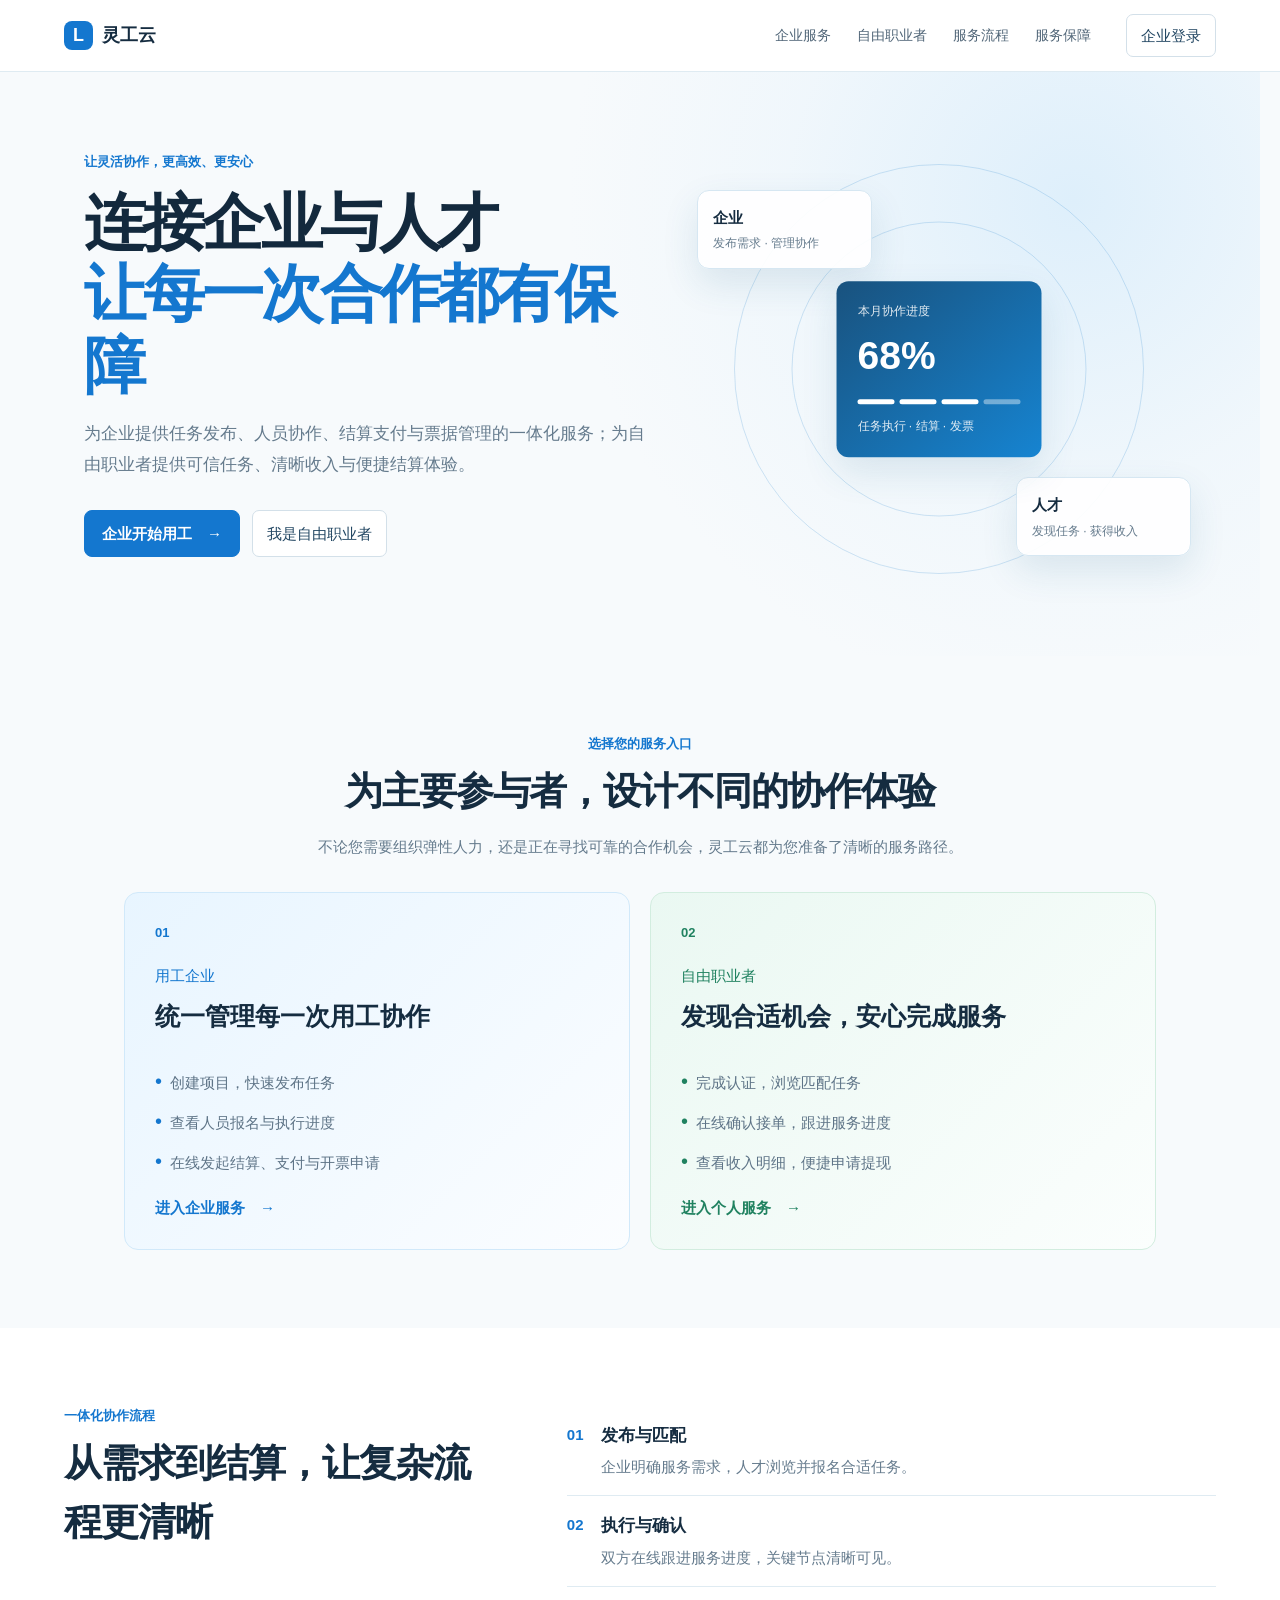
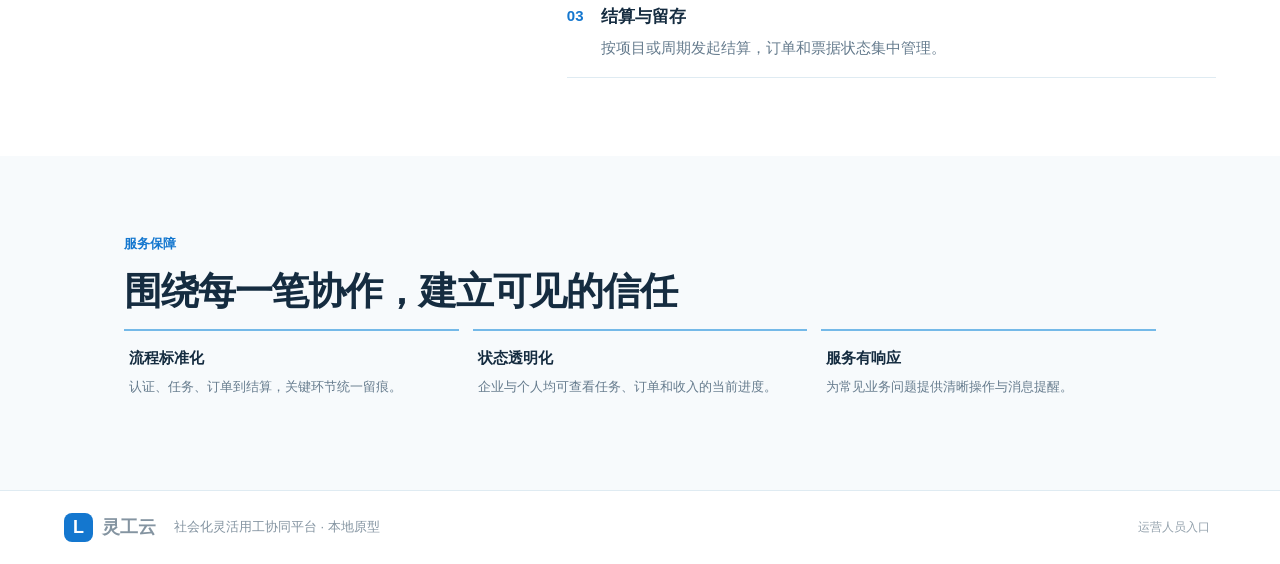
<file: index.html>
<!doctype html>
<html lang="zh-CN">
<head>
  <meta charset="utf-8">
  <meta name="viewport" content="width=device-width, initial-scale=1">
  <title>灵工云｜社会化灵活用工协同平台</title>
  <link rel="stylesheet" href="src/shared/tokens/design-tokens.css">
  <style>
    :root{--ink:#152c40;--muted:#657b8d;--line:#dfebf2;--blue:#1477cf;--deep:#0d2b44;--bg:#f7fafc;--card:#fff;--green:#208260}*{box-sizing:border-box}body{margin:0;background:var(--bg);color:var(--ink);font:15px/1.55 -apple-system,BlinkMacSystemFont,"PingFang SC","Microsoft YaHei",sans-serif}button,input,select,textarea{font:inherit}button{cursor:pointer}.hidden{display:none!important}.brand{display:flex;align-items:center;gap:9px;font-weight:650;font-size:18px}.mark{display:grid;place-items:center;width:29px;height:29px;border-radius:8px;background:var(--blue);color:#fff}.home{min-height:100vh}.home-nav{height:72px;padding:0 max(5vw,28px);display:flex;align-items:center;gap:35px;background:#fff;border-bottom:1px solid var(--line)}.home-nav nav{display:flex;gap:26px;margin-left:auto}.home-nav a{color:#526779;text-decoration:none;font-size:14px}.nav-btn,.secondary{border:1px solid #d3e0e9;border-radius:7px;padding:9px 14px;background:#fff;color:#234763}.hero{display:grid;grid-template-columns:1.05fr .95fr;gap:30px;max-width:1240px;margin:auto;padding:80px max(5vw,28px) 70px;background:radial-gradient(circle at 85% 22%,#deeffb 0,rgba(222,239,251,.28) 25%,transparent 44%)}.eyebrow{color:var(--blue);font-weight:600;font-size:13px}.hero h1{font-size:clamp(40px,5vw,62px);letter-spacing:-.05em;line-height:1.15;margin:15px 0;color:#13293d}.hero h1 em{font-style:normal;color:var(--blue)}.hero p{max-width:570px;color:var(--muted);font-size:17px;line-height:1.85}.btn-row{display:flex;gap:12px;margin:29px 0}.primary{border:1px solid var(--blue);background:var(--blue);color:#fff;border-radius:8px;padding:11px 17px;font-weight:600}.hero-visual{position:relative;min-height:335px}.ring{position:absolute;border:1px solid rgba(38,128,202,.2);border-radius:50%;left:50%;top:50%;transform:translate(-50%,-50%)}.r1{width:295px;height:295px}.r2{width:410px;height:410px}.chip,.progress{position:absolute;background:rgba(255,255,255,.93);border:1px solid #d6e7f2;border-radius:12px;box-shadow:0 15px 36px rgba(37,95,135,.12)}.chip{padding:15px;width:175px}.chip b,.chip small{display:block}.chip small{color:var(--muted);font-size:12px;margin-top:5px}.c1{top:38px;left:15px}.c2{right:5px;bottom:30px}.progress{width:205px;left:50%;top:50%;transform:translate(-50%,-50%);padding:21px;color:#fff;background:linear-gradient(140deg,#19527e,#1684d1);border:0}.progress span,.progress small{display:block;font-size:12px;opacity:.88}.progress strong{display:block;font-size:39px;margin:5px 0}.bar{display:flex;gap:5px;margin:13px 0}.bar i{height:5px;flex:1;border-radius:5px;background:rgba(255,255,255,.4)}.bar i:nth-child(-n+3){background:#fff}.section{max-width:1160px;padding:78px max(5vw,28px);margin:auto}.center{text-align:center}.section h2{margin:8px 0;font-size:clamp(27px,3vw,38px);letter-spacing:-.03em}.intro{max-width:650px;margin:14px auto 34px;color:var(--muted)}.role-grid{display:grid;grid-template-columns:repeat(2,1fr);gap:20px;text-align:left}.role-card{padding:30px;border-radius:14px;min-height:330px;display:flex;flex-direction:column}.enterprise{background:linear-gradient(135deg,#e8f5ff,#fbfdff);border:1px solid #d1e9fa}.worker{background:linear-gradient(135deg,#eaf8f2,#fbfefd);border:1px solid #d2eddf}.role-card .num{font-weight:700;color:var(--blue);font-size:13px}.worker .num{color:var(--green)}.role-card h3{font-size:25px;margin:10px 0}.role-card p{color:var(--blue);margin:20px 0 0}.worker p{color:var(--green)}.role-card ul{padding:0;list-style:none;color:#5e7487;line-height:2}.role-card li:before{content:"•";color:var(--blue);font-size:20px;margin-right:8px}.worker li:before{color:var(--green)}.text-btn{margin-top:auto;border:0;background:transparent;padding:0;color:var(--blue);font-weight:650;text-align:left}.worker .text-btn{color:var(--green)}.workflow{display:grid;grid-template-columns:.8fr 1.2fr;gap:70px;background:#fff;max-width:none;padding-left:max(calc((100vw - 1160px)/2),5vw);padding-right:max(calc((100vw - 1160px)/2),5vw)}.steps article{display:flex;gap:18px;padding:17px 0;border-bottom:1px solid var(--line)}.steps b{color:var(--blue)}.steps h3{margin:0 0 6px;font-size:17px}.steps p{margin:0;color:var(--muted)}.assurance{display:grid;grid-template-columns:repeat(3,1fr);gap:14px}.assurance article{border-top:2px solid #74b9e8;padding:15px 5px}.assurance b,.assurance span{display:block}.assurance span{font-size:13px;color:var(--muted);margin-top:8px}.footer{display:flex;align-items:center;gap:18px;padding:22px max(5vw,28px);border-top:1px solid var(--line);background:#fff;color:#8494a1;font-size:13px}.internal{margin-left:auto;border:0;background:none;color:#93a1ac;font-size:12px}
    .app{min-height:100vh}.top{height:68px;background:#fff;border-bottom:1px solid var(--line);display:flex;align-items:center;padding:0 28px;gap:16px}.tag{margin-left:auto;color:var(--muted);font-size:13px}.back{border:0;background:none;color:var(--blue)}.layout{display:grid;grid-template-columns:190px 1fr}.side{background:var(--deep);min-height:calc(100vh - 68px);padding:20px 13px}.side p{color:#a8c3d6;font-size:13px;margin:0 9px 12px}.side button{display:block;width:100%;border:0;border-radius:7px;padding:10px;background:transparent;color:#cedce6;text-align:left;margin-bottom:3px}.side button.active,.side button:hover{background:#214764;color:#fff}.main{max-width:1180px;width:100%;padding:26px 32px}.crumb{color:var(--muted);font-size:13px}.heading{display:flex;justify-content:space-between;gap:15px;align-items:start}.heading h1{font-size:28px;margin:5px 0}.heading p{margin:0;color:var(--muted)}.metrics,.actions,.jobs{display:grid;grid-template-columns:repeat(3,1fr);gap:14px;margin-top:24px}.metric,.action,.job{border:1px solid var(--line);border-radius:10px;background:var(--card);padding:17px;text-align:left}.metric span,.metric small,.action small{display:block;color:var(--muted);font-size:13px}.metric strong{display:block;font-size:28px;margin:7px 0}.action:hover,.metric:hover,.job:hover{border-color:var(--blue)}.action b{display:block;margin:8px 0}.tabs{display:flex;gap:20px;border-bottom:1px solid var(--line);margin:24px 0 15px}.tabs button{padding:9px 0;border:0;background:none;color:var(--muted)}.tabs .selected{color:var(--blue);border-bottom:2px solid var(--blue)}.table{overflow:auto;border:1px solid var(--line);border-radius:10px;background:#fff}.table table{min-width:680px;width:100%;border-collapse:collapse;text-align:left}.table th,.table td{padding:13px 15px;border-bottom:1px solid var(--line);font-size:14px}.table th{background:#f7fafc;color:var(--muted);font-weight:500}.state{display:inline-block;padding:3px 8px;border-radius:99px;background:#e9f5ff;color:var(--blue);font-size:12px}.link{border:0;background:none;color:var(--blue);padding:0}.card,.form{max-width:780px;margin-top:24px;padding:22px;border:1px solid var(--line);border-radius:10px;background:#fff}.card h2,.form h2{margin:0 0 16px;font-size:18px}.row{display:flex;justify-content:space-between;padding:11px 0;border-top:1px solid var(--line);gap:15px}.row span{color:var(--muted)}.form-grid{display:grid;grid-template-columns:repeat(2,1fr);gap:15px}.form label{font-size:14px}.form input,.form select,.form textarea{margin-top:6px;width:100%;padding:9px;border:1px solid var(--line);border-radius:7px}.wide{grid-column:span 2}.form-foot{display:flex;justify-content:flex-end;margin-top:20px}.toast{position:fixed;bottom:22px;left:50%;transform:translateX(-50%);background:#183249;color:#fff;padding:10px 15px;border-radius:8px}
    @media(max-width:760px){.home-nav{height:63px;padding:0 20px}.home-nav nav{display:none}.nav-btn{margin-left:auto}.hero{grid-template-columns:1fr;padding:48px 22px}.hero h1{font-size:40px}.hero p{font-size:15px}.hero-visual{min-height:265px;transform:scale(.88);margin:-10px auto -25px}.role-grid,.workflow,.assurance,.metrics,.actions,.jobs,.form-grid{grid-template-columns:1fr}.section{padding:60px 22px}.workflow{padding:60px 22px;gap:28px}.footer{padding:18px 22px}.footer>span{display:none}.layout{grid-template-columns:1fr}.side{min-height:0;display:flex;overflow:auto;padding:9px}.side p{display:none}.side button{width:auto;white-space:nowrap;margin:0}.main{padding:21px 18px}.heading{flex-direction:column}.form .wide{grid-column:span 1}.top{padding:0 18px}.tag{display:none}.role-card{min-height:290px}}
  </style>
</head>
<body>
<div id="root"></div>
<script>
  const root=document.getElementById('root');let role=null,view='dashboard',toast='';
  const menus={enterprise:[['dashboard','工作台'],['register','开户注册'],['auth','企业认证'],['projects','项目管理'],['tasks','任务管理'],['workers','零客管理'],['orders','订单中心'],['finance','财务管理']],worker:[['home','首页'],['login','登录 / 注册'],['verify','实名认证'],['bank','我的银行卡'],['jobs','任务中心'],['income','我的收入'],['profile','个人中心']],admin:[['dashboard','运营工作台'],['review','审核管理'],['companies','企业管理'],['people','零客管理'],['orders','订单管理'],['invoices','发票管理']]};
  function go(x){view=x;render()}function enter(x){role=x;view=x==='worker'?'home':'dashboard';render()}function message(x){toast=x;render();setTimeout(()=>{toast='';render()},1600)}function btn(label,target,primary=true){return `<button class="${primary?'primary':'secondary'}" onclick="go('${target}')">${label}</button>`}
  function home(){return `<main class="home"><header class="home-nav"><div class="brand"><span class="mark">L</span>灵工云</div><nav><a href="#enterprise">企业服务</a><a href="#worker">自由职业者</a><a href="#how">服务流程</a><a href="#security">服务保障</a></nav><button class="nav-btn" onclick="enter('enterprise')">企业登录</button></header><section class="hero"><div><div class="eyebrow">让灵活协作，更高效、更安心</div><h1>连接企业与人才<br><em>让每一次合作都有保障</em></h1><p>为企业提供任务发布、人员协作、结算支付与票据管理的一体化服务；为自由职业者提供可信任务、清晰收入与便捷结算体验。</p><div class="btn-row"><button class="primary" onclick="enter('enterprise')">企业开始用工　→</button><button class="secondary" onclick="enter('worker')">我是自由职业者</button></div></div><div class="hero-visual"><i class="ring r1"></i><i class="ring r2"></i><div class="chip c1"><b>企业</b><small>发布需求 · 管理协作</small></div><div class="chip c2"><b>人才</b><small>发现任务 · 获得收入</small></div><div class="progress"><span>本月协作进度</span><strong>68%</strong><div class="bar"><i></i><i></i><i></i><i></i></div><small>任务执行 · 结算 · 发票</small></div></div></section><section class="section center"><div class="eyebrow">选择您的服务入口</div><h2>为主要参与者，设计不同的协作体验</h2><p class="intro">不论您需要组织弹性人力，还是正在寻找可靠的合作机会，灵工云都为您准备了清晰的服务路径。</p><div class="role-grid"><article id="enterprise" class="role-card enterprise"><span class="num">01</span><p>用工企业</p><h3>统一管理每一次用工协作</h3><ul><li>创建项目，快速发布任务</li><li>查看人员报名与执行进度</li><li>在线发起结算、支付与开票申请</li></ul><button class="text-btn" onclick="enter('enterprise')">进入企业服务　→</button></article><article id="worker" class="role-card worker"><span class="num">02</span><p>自由职业者</p><h3>发现合适机会，安心完成服务</h3><ul><li>完成认证，浏览匹配任务</li><li>在线确认接单，跟进服务进度</li><li>查看收入明细，便捷申请提现</li></ul><button class="text-btn" onclick="enter('worker')">进入个人服务　→</button></article></div></section><section class="section workflow" id="how"><div><div class="eyebrow">一体化协作流程</div><h2>从需求到结算，让复杂流程更清晰</h2></div><div class="steps"><article><b>01</b><div><h3>发布与匹配</h3><p>企业明确服务需求，人才浏览并报名合适任务。</p></div></article><article><b>02</b><div><h3>执行与确认</h3><p>双方在线跟进服务进度，关键节点清晰可见。</p></div></article><article><b>03</b><div><h3>结算与留存</h3><p>按项目或周期发起结算，订单和票据状态集中管理。</p></div></article></div></section><section class="section" id="security"><div class="eyebrow">服务保障</div><h2>围绕每一笔协作，建立可见的信任</h2><div class="assurance"><article><b>流程标准化</b><span>认证、任务、订单到结算，关键环节统一留痕。</span></article><article><b>状态透明化</b><span>企业与个人均可查看任务、订单和收入的当前进度。</span></article><article><b>服务有响应</b><span>为常见业务问题提供清晰操作与消息提醒。</span></article></div></section><footer class="footer"><div class="brand"><span class="mark">L</span>灵工云</div><span>社会化灵活用工协同平台 · 本地原型</span><button class="internal" onclick="enter('admin')">运营人员入口</button></footer></main>`}
  const taskRows=[['灵活用工运营支持','RW20260721001','进行中','¥30,000'],['夏季品牌活动执行','RW20260718012','待审核','¥18,000'],['客服外包项目','RW20260716009','已完成','¥42,000']];function table(rows,kind='任务'){return `<div class="table"><table><thead><tr><th>${kind}名称</th><th>编号</th><th>状态</th><th>金额 / 时间</th><th>操作</th></tr></thead><tbody>${rows.map(x=>`<tr><td>${x[0]}</td><td>${x[1]}</td><td><span class="state">${x[2]}</span></td><td>${x[3]}</td><td><button class="link" onclick="go('detail')">查看详情</button></td></tr>`).join('')}</tbody></table></div>`}function list(title,rows,add,target,kind){return `<p class="crumb">首页 / ${title}</p><div class="heading"><div><h1>${title}</h1><p>查看、管理和跟踪对应业务数据。</p></div>${btn(add,target)}</div><div class="tabs"><button class="selected">全部</button><button>待审核</button><button>进行中</button><button>已完成</button></div>${table(rows,kind)}`}
  function form(title,next){return `<p class="crumb">首页 / ${title}</p><form class="form" onsubmit="event.preventDefault();message('提交成功，已进入下一环节');go('${next}')"><h2>${title}</h2><div class="form-grid"><label>名称<input value="${title==='发布任务'?'活动运营专员':'杭州星澜科技有限公司'}"></label><label>业务类型<select><option>现代服务</option><option>运营推广</option></select></label><label>金额 / 周期<input value="¥ 30,000"></label><label>联系人<input value="138 0000 2026"></label><label class="wide">说明<textarea>请填写相关业务信息与协作要求。</textarea></label></div><div class="form-foot"><button class="primary">提交并继续</button></div></form>`}function detail(){return `<p class="crumb">首页 / 详情</p><div class="heading"><div><h1>${role==='worker'?'短视频内容运营':role==='admin'?'杭州星澜科技有限公司':'灵活用工运营支持'}</h1><p><span class="state">${role==='admin'?'待审核':role==='worker'?'报名中':'进行中'}</span></p></div><div>${role==='worker'?btn('立即报名','accept'):role==='admin'?`<button class="secondary" onclick="message('已记录驳回意见')">驳回</button> <button class="primary" onclick="message('审核已通过，企业端已收到通知');go('review')">审核通过</button>`:btn('创建结算订单','payment')}</div></div><section class="card"><h2>基本信息</h2><div class="row"><span>编号</span><b>RW20260721001</b></div><div class="row"><span>服务报酬</span><b>¥30,000</b></div><div class="row"><span>执行周期</span><b>2026-08-01 至 2026-08-31</b></div><div class="row"><span>当前进度</span><b>68%</b></div></section>`}
  function dashboard(){let a=role==='admin'?[['入驻企业','2,486','review'],['认证零客','126,839','people'],['本月交易额','¥846万','orders']]:role==='worker'?[['推荐任务','18','jobs'],['进行中','2','jobs'],['本月收入','¥8,426','income']]:[['任务总数','128','tasks'],['进行中任务','36','tasks'],['待付款金额','¥128,600','orders']];return `<p class="crumb">首页 / 工作台</p><div class="heading"><div><h1>${role==='admin'?'平台运营工作台':role==='worker'?'零工任务大厅':'企业用工工作台'}</h1><p>从任务协作到结算管理，关键业务状态一目了然。</p></div>${btn(role==='worker'?'浏览任务':role==='admin'?'企业认证审核':'发布任务',role==='worker'?'jobs':role==='admin'?'review':'publish')}</div><div class="metrics">${a.map(x=>`<button class="metric" onclick="go('${x[2]}')"><span>${x[0]}</span><strong>${x[1]}</strong><small>点击查看详情</small></button>`).join('')}</div><div class="actions">${a.map((x,i)=>`<button class="action" onclick="go('${x[2]}')"><small>0${i+1}</small><b>${x[0]}</b><small>进入相关流程</small></button>`).join('')}</div>`}
  function content(){if(role==='enterprise'){if(view==='dashboard')return dashboard();if(view==='register')return form('企业开户注册','auth');if(view==='auth')return form('企业实名认证','dashboard');if(view==='publish')return form('发布任务','tasks');if(view==='projects')return list('项目管理',[['2026年灵活用工服务项目','PJ20260721001','进行中','2026-07-21']], '创建项目','projects');if(view==='tasks')return list('任务管理',taskRows,'发布任务','publish');if(view==='workers')return list('零客管理',[['林晓','WK20260702001','合作中','内容运营'],['张宇','WK20260702002','已合作','活动执行']],'登记零客','workers','零客');if(view==='orders')return list('订单中心',[['灵活用工运营支持','DD202607210021','待付款','¥30,000']],'创建订单','payment','订单');if(view==='payment')return form('支付确认','finance');if(view==='finance')return list('财务管理',[['订单结算','TR202607210021','支付成功','¥30,000']],'申请发票','invoice','交易');if(view==='invoice')return form('申请发票','finance');return detail()}if(role==='worker'){if(view==='dashboard'||view==='home'||view==='jobs')return dashboard();if(view==='login')return form('手机号登录 / 注册','verify');if(view==='verify')return form('实名认证','bank');if(view==='bank')return form('绑定银行卡','jobs');if(view==='income')return list('我的收入',[['短视频内容运营','IN20260722001','待结算','¥6,000'],['活动协助结算','IN20260718018','已到账','¥1,680']],'申请提现','withdraw','收入');if(view==='withdraw')return form('提现','income');if(view==='profile')return detail();if(view==='accept')return form('确认接单','jobs');return detail()}if(view==='dashboard')return dashboard();if(view==='review')return list('企业认证审核',[['杭州星澜科技有限公司','91330100MA2B8X9K6A','待审核','2026-07-21']],'批量审核','review','企业');if(view==='companies')return list('企业管理',[['杭州星澜科技有限公司','CP202607001','正常','余额 ¥128,600']],'导出企业','companies','企业');if(view==='people')return list('零客管理',[['林晓','WK20260702001','已认证','累计 ¥28,600']],'导出名单','people','零客');if(view==='orders')return list('全平台订单',[['灵活用工运营支持','DD202607210021','待付款','¥30,000']],'批量导出','orders','订单');if(view==='invoices')return list('发票管理',[['杭州星澜科技有限公司','INV20260721001','待开票','¥30,000']],'批量开票','invoices','发票申请');return detail()}
  function app(){let label=role==='enterprise'?'企业端':role==='worker'?'个人端':'运营后台';return `<main class="app"><header class="top"><button class="brand" onclick="role=null;render()"><span class="mark">L</span>灵工云</button><span class="tag">${label}</span><button class="back" onclick="role=null;render()">返回入口</button></header><div class="layout"><aside class="side"><p>${label}</p>${menus[role].map(x=>`<button class="${view===x[0]?'active':''}" onclick="go('${x[0]}')">${x[1]}</button>`).join('')}</aside><section class="main">${content()}</section></div>${toast?`<div class="toast">${toast}</div>`:''}</main>`}function render(){root.innerHTML=role?app():home()}render();
</script>
</body>
</html>
</file>
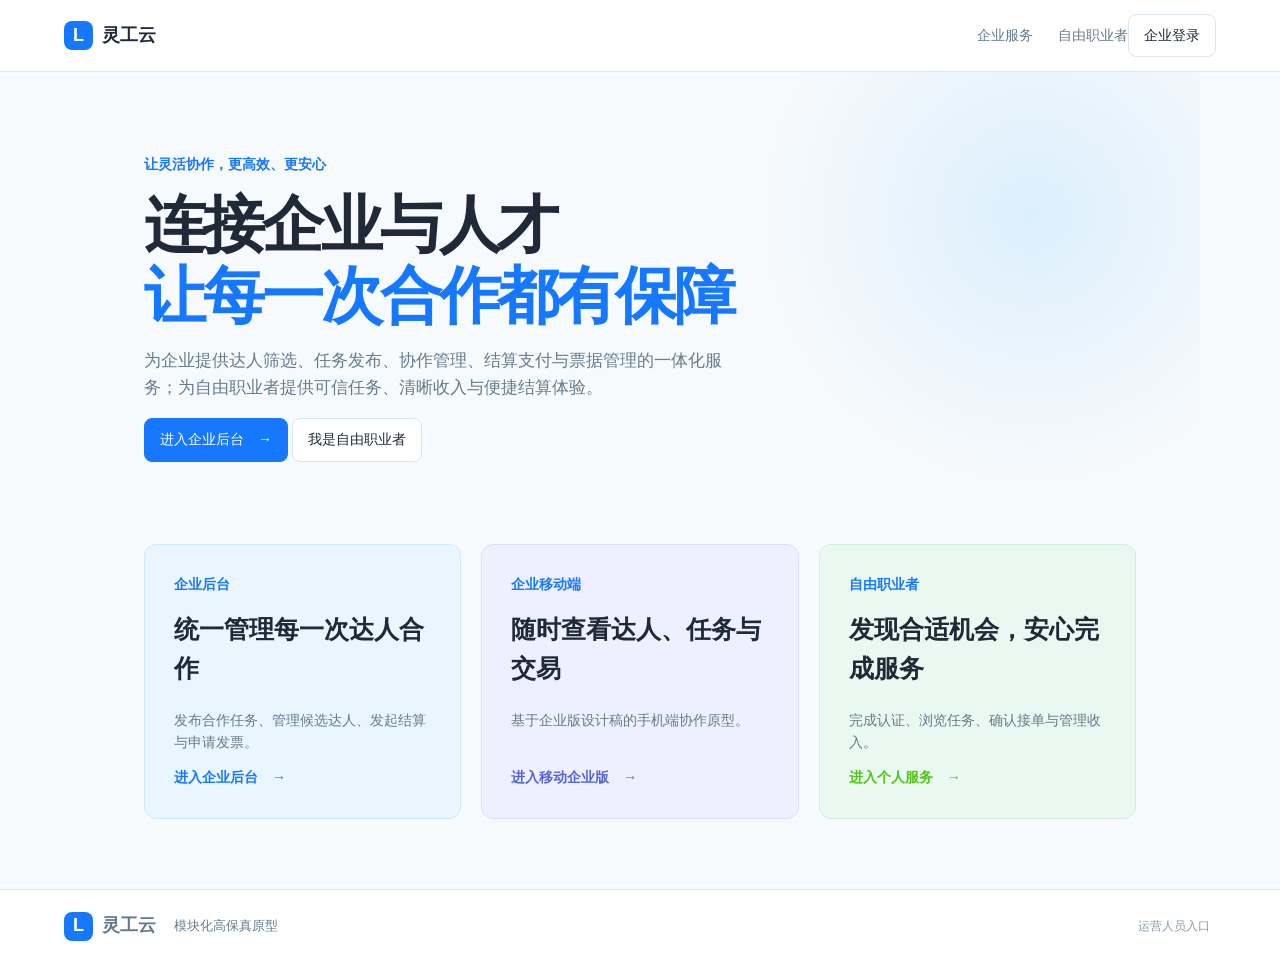
<file: app/index.html>
<!doctype html>
<html lang="zh-CN">
<head>
  <meta charset="utf-8"><meta name="viewport" content="width=device-width,initial-scale=1">
  <title>灵工云｜模块化原型</title>
  <link rel="stylesheet" href="../src/shared/tokens/design-tokens.css">
  <link rel="stylesheet" href="./styles.css">
</head>
<body><div id="app"></div>
  <script src="../src/shared/runtime.js"></script>
  <script src="../src/shared/components/ui.js"></script>
  <script src="../src/enterprise/pages.js"></script>
  <script src="../src/agency/pages.js"></script>
  <script src="../src/worker/pages.js"></script>
  <script src="../src/admin/pages.js"></script>
  <script src="../src/admin/project-progress.js"></script>
  <script src="../src/admin/task-management.js"></script>
  <script src="../src/admin/settlement-management.js"></script>
  <script src="../src/admin/invoice-management.js"></script>
  <script src="../src/app.js"></script>
</body>
</html>
</file>
<file: src/shared/tokens/design-tokens.css>
/* 灵工云设计令牌：以 Ant Design 的信息层级和语义状态为基础。 */
:root {
  --lg-primary: #1677ff;
  --lg-primary-hover: #4096ff;
  --lg-success: #52c41a;
  --lg-warning: #faad14;
  --lg-error: #ff4d4f;
  --lg-info: #1677ff;
  --lg-text: #1f2937;
  --lg-text-secondary: #657b8d;
  --lg-border: #dfe7ee;
  --lg-bg-layout: #f7fafc;
  --lg-bg-container: #ffffff;
  --lg-radius-sm: 6px;
  --lg-radius: 8px;
  --lg-radius-lg: 12px;
  --lg-space-xs: 4px;
  --lg-space-sm: 8px;
  --lg-space: 16px;
  --lg-space-lg: 24px;
  --lg-font-size: 14px;
}
</file>
<file: app/styles.css>
*{box-sizing:border-box}body{margin:0;background:var(--lg-bg-layout);color:var(--lg-text);font:var(--lg-font-size)/1.55 -apple-system,BlinkMacSystemFont,"PingFang SC","Microsoft YaHei",sans-serif}button,input,select,textarea{font:inherit}button{cursor:pointer}.brand{display:flex;align-items:center;gap:9px;font-weight:650;font-size:18px}.mark{display:grid;place-items:center;width:29px;height:29px;border-radius:var(--lg-radius);background:var(--lg-primary);color:white}.top{height:68px;background:white;border-bottom:1px solid var(--lg-border);display:flex;align-items:center;padding:0 28px;gap:16px}.top .tag{margin-left:auto;color:var(--lg-text-secondary);font-size:13px}.plain{border:0;background:none;color:var(--lg-primary)}.layout{display:grid;grid-template-columns:190px 1fr}.side{min-height:calc(100vh - 68px);padding:20px 13px;background:#0d2b44}.side p{margin:0 9px 12px;color:#aac5d8;font-size:13px}.side button{display:block;width:100%;padding:10px;border:0;border-radius:var(--lg-radius-sm);background:transparent;color:#d3e0e9;text-align:left}.side button.active,.side button:hover{background:#214764;color:#fff}.main{max-width:1180px;padding:26px 32px;width:100%}.crumb{color:var(--lg-text-secondary);font-size:13px}.heading{display:flex;align-items:flex-start;justify-content:space-between;gap:16px}.heading h1{margin:5px 0;font-size:28px}.heading p{margin:0;color:var(--lg-text-secondary)}.primary,.secondary{border-radius:var(--lg-radius);padding:10px 15px}.primary{border:1px solid var(--lg-primary);background:var(--lg-primary);color:#fff}.secondary{border:1px solid var(--lg-border);background:#fff;color:var(--lg-text)}.metrics,.actions{display:grid;grid-template-columns:repeat(3,1fr);gap:14px;margin-top:24px}.metric,.action{padding:17px;border:1px solid var(--lg-border);border-radius:var(--lg-radius-lg);background:white;text-align:left}.metric:hover,.action:hover{border-color:var(--lg-primary)}.metric span,.metric small,.action small{display:block;color:var(--lg-text-secondary);font-size:13px}.metric strong{display:block;margin:7px 0;font-size:28px}.action b{display:block;margin:8px 0}.tabs{display:flex;gap:20px;margin:24px 0 15px;border-bottom:1px solid var(--lg-border)}.tabs button{padding:9px 0;border:0;border-bottom:2px solid transparent;background:none;color:var(--lg-text-secondary)}.tabs button.active{color:var(--lg-primary);border-bottom-color:var(--lg-primary)}.table{overflow:auto;border:1px solid var(--lg-border);border-radius:var(--lg-radius-lg);background:white}.table table{min-width:680px;width:100%;border-collapse:collapse;text-align:left}.table th,.table td{padding:13px 15px;border-bottom:1px solid var(--lg-border);font-size:14px}.table th{background:#f8fafc;color:var(--lg-text-secondary);font-weight:500}.state{display:inline-block;padding:3px 8px;border-radius:20px;font-size:12px}.state-processing{background:#e8f3ff;color:var(--lg-primary)}.state-warning{background:#fff7e6;color:#c67b00}.state-success{background:#f0f9eb;color:#3d8d16}.state-error{background:#fff1f0;color:#cf1322}.card,.form{max-width:780px;margin-top:24px;padding:22px;border:1px solid var(--lg-border);border-radius:var(--lg-radius-lg);background:white}.card h2,.form h2{margin:0 0 16px;font-size:18px}.row{display:flex;justify-content:space-between;gap:16px;padding:11px 0;border-top:1px solid var(--lg-border)}.row span{color:var(--lg-text-secondary)}.form-grid{display:grid;grid-template-columns:repeat(2,1fr);gap:15px}.form input,.form select,.form textarea{width:100%;margin-top:6px;padding:9px;border:1px solid var(--lg-border);border-radius:var(--lg-radius-sm)}.wide{grid-column:span 2}.foot{display:flex;justify-content:flex-end;margin-top:20px}.toast{position:fixed;bottom:22px;left:50%;transform:translateX(-50%);padding:10px 15px;border-radius:var(--lg-radius);background:#183249;color:white}.home{min-height:100vh}.home-header{height:72px;display:flex;align-items:center;padding:0 max(5vw,28px);border-bottom:1px solid var(--lg-border);background:#fff}.home-header nav{display:flex;gap:25px;margin-left:auto}.home-header a{color:var(--lg-text-secondary);text-decoration:none;font-size:14px}.home-hero{max-width:1120px;margin:auto;padding:82px max(5vw,28px);background:radial-gradient(circle at 85% 30%,#dceffd,transparent 27%)}.eyebrow{color:var(--lg-primary);font-weight:600}.home-hero h1{max-width:750px;margin:13px 0;font-size:clamp(42px,5vw,62px);line-height:1.15;letter-spacing:-.05em}.home-hero h1 em{font-style:normal;color:var(--lg-primary)}.home-hero p{max-width:610px;color:var(--lg-text-secondary);font-size:17px}.roles{display:grid;grid-template-columns:repeat(2,1fr);gap:20px;max-width:1120px;margin:0 auto;padding:0 max(5vw,28px) 70px}.role{min-height:270px;padding:29px;border-radius:var(--lg-radius-lg);display:flex;flex-direction:column}.role.enterprise{background:#e9f5ff;border:1px solid #cfe9fb}.role.worker{background:#eaf8f2;border:1px solid #d2eddf}.role h2{margin:15px 0 8px;font-size:25px}.role p{color:var(--lg-text-secondary)}.role button{margin-top:auto;width:max-content;border:0;background:none;padding:0;color:var(--lg-primary);font-weight:650}.role.worker button{color:var(--lg-success)}.footer{display:flex;gap:18px;align-items:center;padding:22px max(5vw,28px);border-top:1px solid var(--lg-border);background:white;color:var(--lg-text-secondary);font-size:13px}.footer button{margin-left:auto;border:0;background:none;color:#8a99a6;font-size:12px}@media(max-width:760px){.layout{grid-template-columns:1fr}.side{min-height:0;display:flex;gap:4px;overflow:auto;padding:9px}.side p{display:none}.side button{width:auto;white-space:nowrap}.main{padding:21px 18px}.heading{flex-direction:column}.metrics,.actions,.roles,.form-grid{grid-template-columns:1fr}.wide{grid-column:span 1}.home-header nav{display:none}.home-header .secondary{margin-left:auto}.home-hero{padding:55px 22px}.roles{padding:0 22px 55px}.footer{padding:18px 22px}}
/* 个人端：以小程序设计稿为参考的独立手机端界面 */
.mobile-app{min-height:100vh;padding:28px;background:#edf3f8;display:grid;place-items:start center}.mobile-frame{position:relative;width:390px;min-height:844px;overflow:hidden;background:#f6f7f9;box-shadow:0 16px 48px #31445a28}.m-page{min-height:844px;padding-bottom:76px;background:#f6f7f9}.m-bluebar{height:74px;padding:31px 18px 12px;display:flex;justify-content:space-between;color:white;background:linear-gradient(135deg,#16a4fb,#0874ee);font-size:15px}.m-bluebar span{letter-spacing:2px}.m-hero{position:relative;min-height:258px;padding:31px 24px;color:#fff;background:linear-gradient(135deg,#14a9fb 0%,#0875ed 70%,#1263e1 100%);overflow:hidden}.m-hero:after{position:absolute;right:-45px;bottom:-52px;width:210px;height:210px;border:35px solid #ffffff0c;border-radius:50%;content:""}.m-brand{font-weight:700;font-size:15px}.m-brand span{font-weight:400;opacity:.78}.m-icon{border:0;background:#ffffff22;color:inherit;border-radius:18px;padding:5px 10px}.m-hero .m-icon{position:absolute;top:28px;right:18px}.m-hero h1{position:relative;z-index:1;margin:49px 0 8px;font-size:29px;line-height:1.3;letter-spacing:.02em}.m-hero p{position:relative;z-index:1;margin:0;opacity:.85}.m-login{position:relative;z-index:1;margin-top:22px;border:0;border-radius:20px;padding:9px 22px;background:#fff;color:#0875ed;font-size:13px}.m-shortcuts{display:grid;grid-template-columns:repeat(3,1fr);gap:0;margin:-19px 16px 12px;position:relative;z-index:2;background:#fff;border-radius:8px;box-shadow:0 4px 16px #134a7612}.m-shortcuts button{padding:15px 4px 12px;border:0;background:#fff;color:#506174;font-size:12px}.m-shortcuts button+button{border-left:1px solid #edf0f3}.m-shortcuts i{display:block;margin-bottom:4px;color:#1685f4;font-style:normal;font-size:20px}.m-notice{margin:0 16px;padding:9px 10px;border-radius:4px;background:#fff4e8;color:#c7833b;font-size:11px;white-space:nowrap;overflow:hidden}.m-section{margin:14px 0;padding:0 16px}.m-section.compact{margin-top:0;padding-top:12px}.m-title{display:flex;align-items:center;justify-content:space-between;padding:7px 0 10px}.m-title b{font-size:16px}.m-title button{border:0;background:transparent;color:#8a96a3;font-size:12px}.m-grid{display:grid;grid-template-columns:repeat(2,1fr);gap:9px}.m-grid span{padding:14px 13px;border-radius:6px;background:linear-gradient(135deg,#edf7ff,#f8fbff);color:#39536b;font-size:14px}.m-grid small,.trade-row small,.profile-user small{display:block;margin-top:3px;color:#99a7b3;font-size:10px}.task-card{display:flex;justify-content:space-between;gap:9px;margin-bottom:10px;padding:15px 13px;border:0;border-radius:7px;background:#fff;text-align:left;box-shadow:0 1px 2px #33465d08}.task-card b{font-size:15px}.task-card em{margin-left:7px;padding:2px 5px;border-radius:2px;background:#eaf4ff;color:#1685f4;font-size:10px;font-style:normal}.task-card p{margin:7px 0 4px;color:#596a79;font-size:12px}.task-card small{color:#9aa7b3;font-size:10px}.task-card>strong{flex:none;color:#f05b45;font-size:16px}.task-card>strong small{color:#f05b45}.m-platforms{display:flex;justify-content:space-around;padding:12px;background:#fff;color:#718092;font-size:12px}.m-platforms b{color:#1685f4}.m-filter{display:flex;gap:7px;padding:10px 16px;background:#fff}.m-filter button{flex:1;padding:7px 4px;border:0;border-radius:3px;background:#f4f7fa;color:#738090;font-size:11px}.m-banner{display:flex;flex-direction:column;align-items:flex-start;gap:5px;margin:12px 16px;padding:15px 16px;border-radius:7px;color:#fff;background:linear-gradient(105deg,#21405a,#514a4c);font-size:14px}.m-banner small{font-size:10px;opacity:.75}.m-banner button{margin-top:4px;padding:5px 12px;border:0;border-radius:12px;background:#ffda91;color:#79511c;font-size:10px}.person-card{display:flex;align-items:center;gap:10px;margin-bottom:9px;padding:12px;background:#fff;border-radius:6px}.avatar{display:grid;flex:none;place-items:center;width:40px;height:40px;border-radius:50%;background:#d9eafd;color:#277dd9;font-weight:700}.a1{background:#fce0d9;color:#e16d53}.a2{background:#dff2e6;color:#51a878}.person-card>div:nth-child(2){flex:1}.person-card b{font-size:13px}.person-card em,.verified{color:#1685f4;font-size:10px;font-style:normal}.person-card p{margin:2px 0;color:#657687;font-size:11px}.person-card button{border:1px solid #1590fb;border-radius:12px;background:#fff;color:#1685f4;font-size:10px;padding:4px 9px}.m-tabs{display:flex;gap:34px;padding:11px 20px 0;background:#fff}.m-tabs button{padding:8px 0;border:0;border-bottom:2px solid transparent;background:#fff;color:#7f8d99;font-size:13px}.m-tabs button.active{border-color:#1685f4;color:#1685f4}.m-fab{position:absolute;right:18px;bottom:92px;width:43px;height:43px;border:0;border-radius:50%;background:#1685f4;color:#fff;font-size:24px;box-shadow:0 4px 12px #1685f466}.m-balance{padding:22px 19px;color:#fff;background:linear-gradient(135deg,#17a3fa,#0874ed)}.m-balance small{display:block;opacity:.82;font-size:11px}.m-balance b{display:block;margin:4px 0;font-size:28px}.m-balance button{padding:4px 15px;border:1px solid #ffffffaa;border-radius:12px;background:transparent;color:#fff;font-size:11px}.m-stats{display:grid;grid-template-columns:repeat(3,1fr);padding:15px 16px;background:#fff}.m-stats span{border-right:1px solid #edf0f3;color:#84929f;text-align:center;font-size:10px}.m-stats span:last-child{border:0}.m-stats b{display:block;color:#364a5c;font-size:16px}.trade-row{display:flex;align-items:center;gap:9px;padding:13px 1px;border-bottom:1px solid #edf0f3}.trade-icon{display:grid;place-items:center;width:30px;height:30px;border-radius:50%;background:#eaf4ff;color:#1685f4;font-weight:bold}.trade-row>div:nth-child(2){flex:1}.trade-row b{font-size:12px}.trade-row>strong{font-size:13px;color:#ed6756}.profile-head{min-height:226px;padding:22px 18px;color:#fff;background:linear-gradient(145deg,#14a5fb,#0876ed)}.profile-head>.m-icon{float:right}.profile-user{display:flex;align-items:center;gap:12px;padding-top:47px}.profile-user .avatar{width:54px;height:54px;background:#fff;color:#1685f4;font-size:20px}.profile-user b{display:block;font-size:18px}.profile-user small{color:#fff;opacity:.85}.profile-data{display:flex;justify-content:space-around;margin-top:20px}.profile-data span{color:#d7ecff;text-align:center;font-size:10px}.profile-data b{display:block;color:#fff;font-size:16px}.profile-menu{padding:0;margin-top:0;background:#fff}.profile-menu .m-title{padding:16px 0 7px}.profile-menu .lower{margin-top:10px;border-top:8px solid #f6f7f9}.profile-menu>button{display:flex;justify-content:space-between;width:100%;padding:14px 0;border:0;border-bottom:1px solid #edf0f3;background:#fff;color:#405365;text-align:left;font-size:13px}.profile-menu>button span{color:#9aa7b3}.m-nav{position:absolute;bottom:0;left:0;right:0;z-index:5;display:grid;grid-template-columns:repeat(5,1fr);height:67px;padding-top:8px;border-top:1px solid #edf0f3;background:#fff}.m-nav button{border:0;background:#fff;color:#8593a0;font-size:10px}.m-nav i{display:block;margin-bottom:2px;font-size:18px;font-style:normal}.m-nav button.active{color:#1685f4}.login-page{position:relative;padding:36px 30px;color:#fff;background:linear-gradient(140deg,#13a7fb,#0871ec);overflow:hidden}.login-page:after{position:absolute;right:-40px;bottom:55px;width:220px;height:220px;border:38px solid #ffffff0a;border-radius:50%;content:""}.m-back{border:0;background:transparent;color:inherit;font-size:33px;line-height:20px}.login-wordmark{margin-top:99px;font-size:19px;font-weight:700}.login-page h1{margin:14px 0 5px;font-size:30px;line-height:1.35}.login-page p{margin:0;color:#e3f2ff}.login-actions{position:relative;z-index:1;margin-top:92px}.login-actions button{display:block;width:100%;margin-bottom:14px;padding:12px;border:1px solid #fff;border-radius:24px;background:transparent;color:#fff}.login-actions .wechat{border-color:#10d873;background:#10d873}.login-page>small{position:absolute;z-index:1;bottom:46px;color:#ddecff;font-size:10px}.m-detail-top{height:54px;display:flex;align-items:center;justify-content:space-between;padding:15px 16px;background:#fff;color:#2d4053;font-size:14px}.detail-content{padding:19px;background:#fff}.detail-state{color:#1685f4;font-size:12px}.detail-content h2{margin:7px 0;font-size:21px}.detail-content>p{color:#657687;font-size:13px}.detail-money{padding:15px 0;border-bottom:1px solid #edf0f3;color:#f05743;font-size:25px;font-weight:700}.detail-money small{font-size:12px}.detail-info{display:grid;grid-template-columns:repeat(3,1fr);padding:17px 0;border-bottom:8px solid #f6f7f9}.detail-info span{color:#97a3ae;font-size:11px}.detail-info b{display:block;margin-top:3px;color:#4b5c6c;font-size:12px}.detail-content h3{margin:18px 0 7px;font-size:15px}.m-bottom-action{position:absolute;right:0;bottom:0;left:0;padding:10px 16px;background:#fff;border-top:1px solid #edf0f3}.m-bottom-action button,.m-main{width:100%;padding:12px;border:0;border-radius:4px;background:#1685f4;color:#fff}.accept h3{margin-bottom:4px}.accept>p{margin-top:0;color:#8493a1;font-size:12px}.accept label{display:block;margin-top:17px;color:#526272;font-size:12px}.accept input,.accept textarea{width:100%;margin-top:6px;padding:10px;border:1px solid #e0e7ed;border-radius:4px;background:#fff;outline:0}.accept textarea{height:80px;resize:none}.accept .m-main{margin-top:28px}@media(max-width:520px){.mobile-app{padding:0;background:#fff;place-items:stretch}.mobile-frame{width:100%;min-height:100vh;box-shadow:none}.m-page{min-height:100vh}}
/* 首页增加企业移动端入口 */
.roles-three{grid-template-columns:repeat(3,1fr)}.role.agency{background:#eef0ff;border:1px solid #dce0fc}.role.agency button{color:#5364d8}@media(max-width:760px){.roles-three{grid-template-columns:1fr}}
.side-group{margin:5px 0}.side-parent-row{display:flex;align-items:center}.side .side-parent{flex:1;padding:9px 10px 4px;color:#aac5d8;font-size:13px;font-weight:500}.side .side-toggle{width:30px;padding:7px 8px;color:#aac5d8;font-size:14px;text-align:center}.side-children{display:none}.side-children.open{display:block}.side .side-child{padding:7px 10px 7px 22px;color:#c1d1dc;font-size:13px}.side .side-child.active,.side .side-parent.active{color:#fff}.side:has(.side-group){overflow-y:auto;max-height:calc(100vh - 68px)}
.audit-tabs{margin-top:18px}.audit-table th,.audit-table td{white-space:nowrap}.audit-table td:nth-child(4),.audit-table td:nth-child(5){font-variant-numeric:tabular-nums;color:#657b8d}
.company-form h2:not(:first-child){margin-top:30px}.company-form .foot{gap:10px}
.pagination{display:flex;align-items:center;justify-content:flex-end;gap:7px;margin-top:16px;color:#657b8d;font-size:13px}.pagination select{margin-right:5px;padding:5px 7px;border:1px solid var(--lg-border);border-radius:var(--lg-radius-sm);background:#fff;color:var(--lg-text)}.pagination button{min-width:29px;height:29px;border:1px solid var(--lg-border);border-radius:var(--lg-radius-sm);background:#fff;color:var(--lg-text)}.pagination button.active{border-color:var(--lg-primary);background:var(--lg-primary);color:#fff}.pagination button:disabled{cursor:not-allowed;color:#b8c1c9;background:#f6f7f8}@media(max-width:600px){.pagination{justify-content:flex-start;flex-wrap:wrap}}
.worker-ops-table td:nth-child(4),.worker-ops-table td:nth-child(6){white-space:nowrap;color:#657b8d}.skill-tags{display:flex;gap:4px;white-space:nowrap}.skill-tags i{padding:2px 6px;border-radius:3px;background:#eaf4ff;color:#1677ff;font-size:11px;font-style:normal}
</file>
